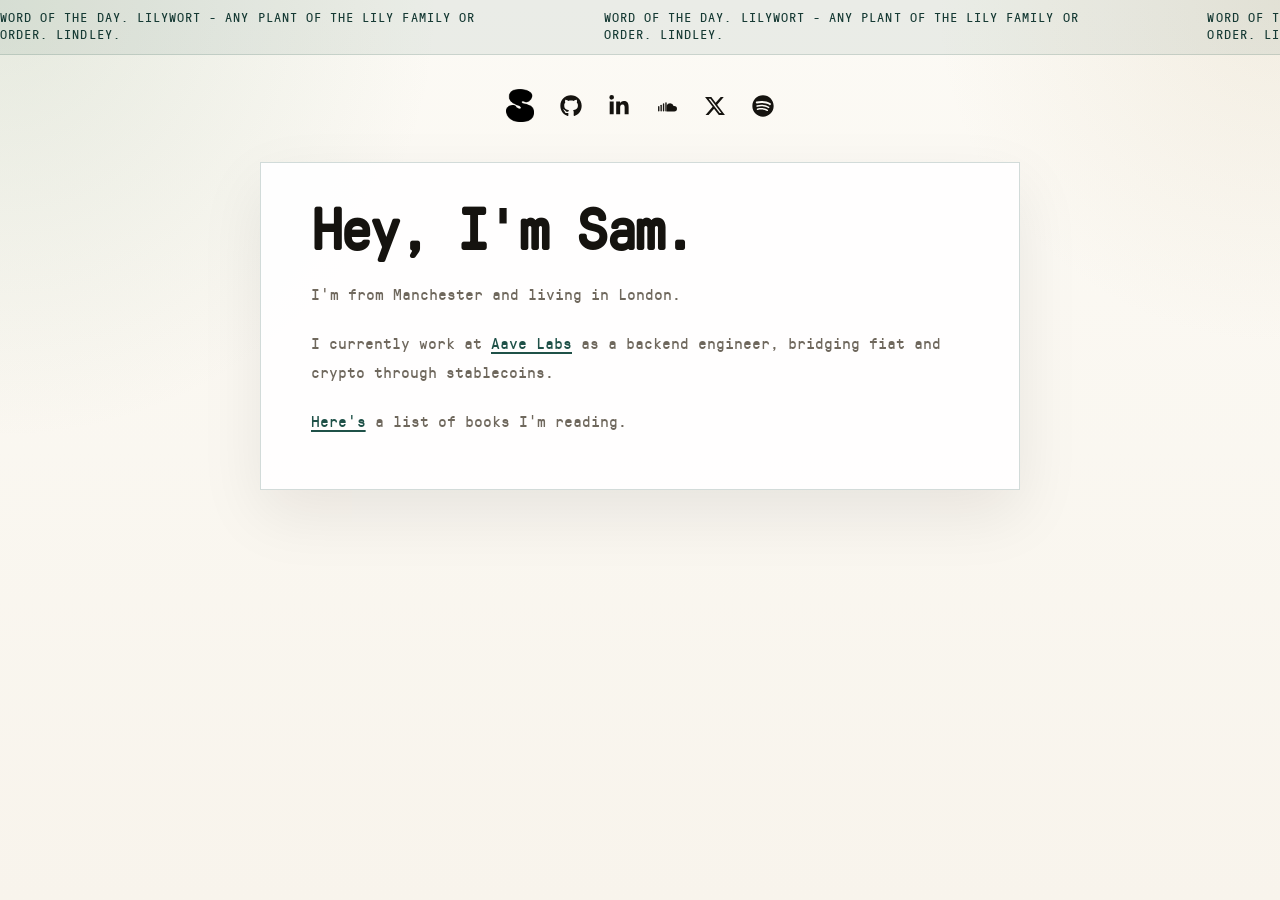
<file: index.html>
<!doctype html>
<html lang="en">
  <head>
    <meta charset="utf-8" />
    <meta name="viewport" content="width=device-width, initial-scale=1" />
    <meta name="theme-color" content="#f5f2e8" />
    <meta
      name="description"
      content="me"
    />
    <link rel="icon" href="/s.ico" />
    <link rel="apple-touch-icon" href="/s.png" />
    <link rel="manifest" href="/manifest.json" />
    <link rel="stylesheet" href="/styles.css" />
    <title>Sam Keshmiri</title>
    <script type="module" src="/src/site.js"></script>
  </head>
  <body>
    <noscript>This site works best with JavaScript enabled.</noscript>
    <div id="app"></div>
  </body>
</html>
</file>
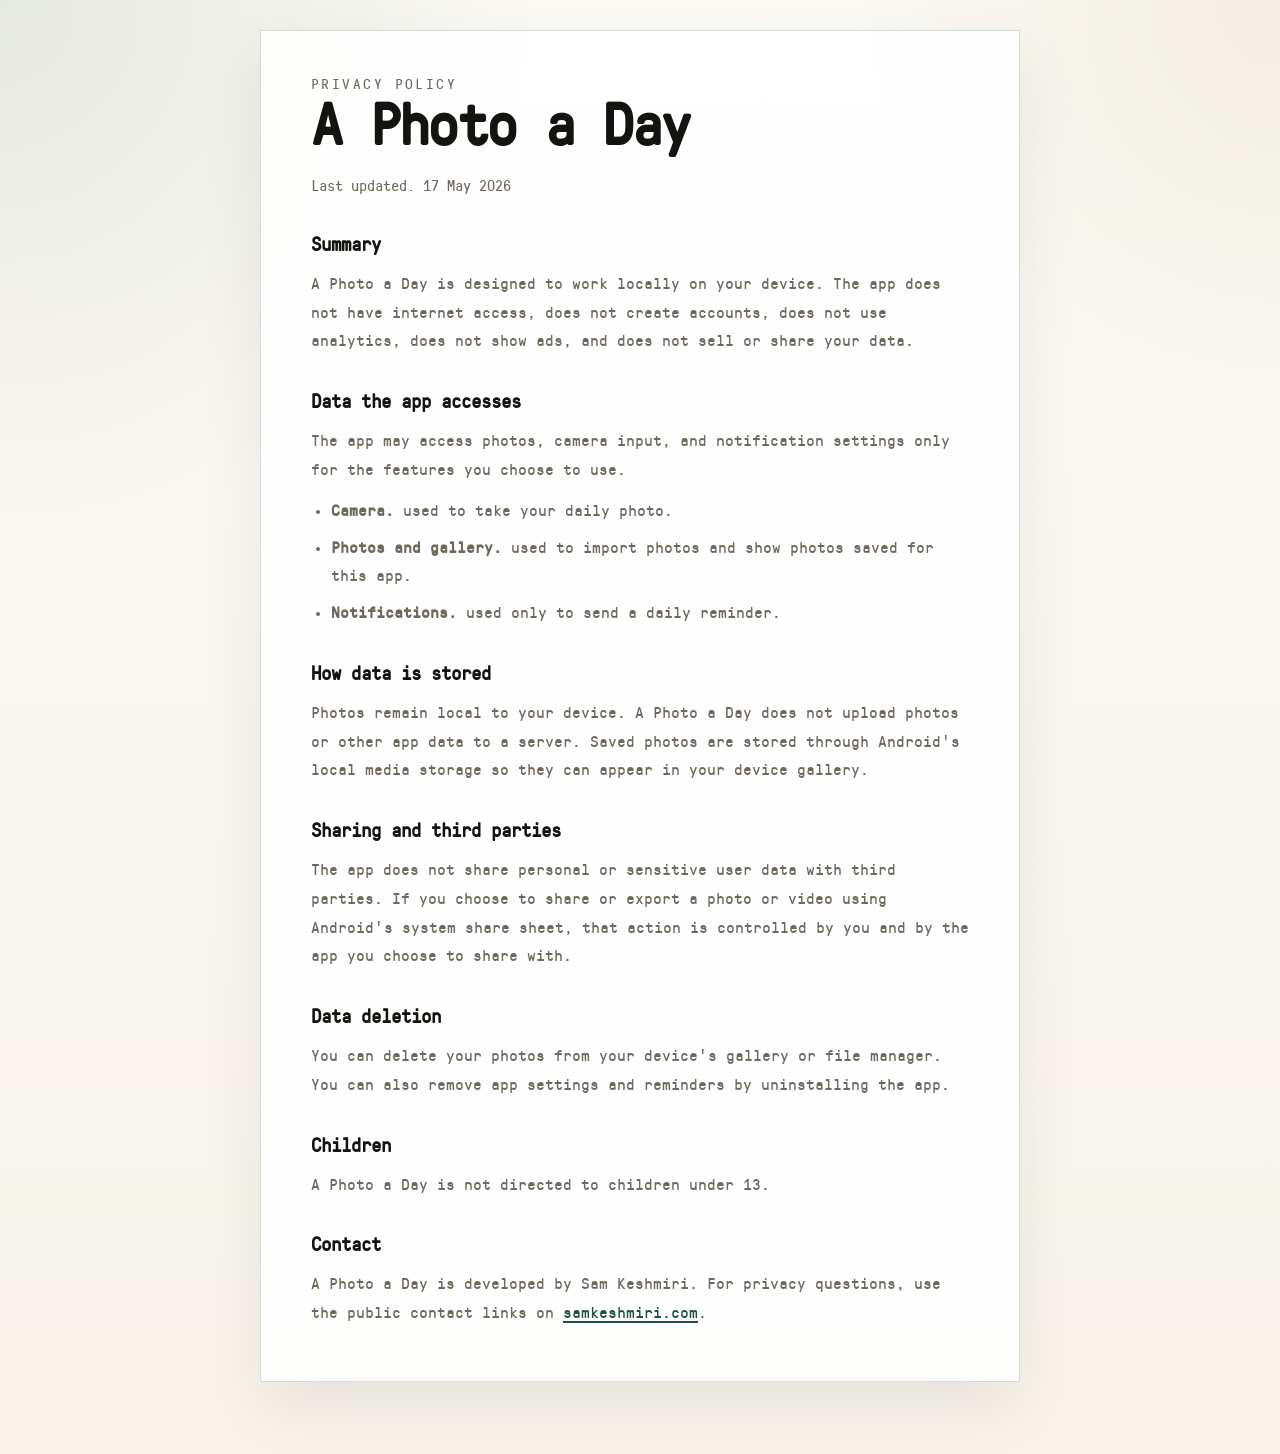
<file: privacy/a-photo-a-day/index.html>
<!doctype html>
<html lang="en">
  <head>
    <meta charset="utf-8" />
    <meta name="viewport" content="width=device-width, initial-scale=1" />
    <meta name="theme-color" content="#f5f2e8" />
    <meta
      name="description"
      content="Privacy policy for A Photo a Day."
    />
    <link rel="icon" href="/s.ico" />
    <link rel="apple-touch-icon" href="/s.png" />
    <link rel="manifest" href="/manifest.json" />
    <link rel="stylesheet" href="/styles.css" />
    <title>A Photo a Day Privacy Policy</title>
  </head>
  <body>
    <div class="page">
      <main class="content-shell">
        <article class="content-card privacy-policy">
          <div class="content-card__body">
            <p class="eyebrow">Privacy policy</p>
            <h1 class="hero__title">A Photo a Day</h1>
            <p class="privacy-policy__updated">Last updated: 17 May 2026</p>

            <section class="privacy-policy__section">
              <h2>Summary</h2>
              <p>
                A Photo a Day is designed to work locally on your device. The app does not
                have internet access, does not create accounts, does not use analytics, does
                not show ads, and does not sell or share your data.
              </p>
            </section>

            <section class="privacy-policy__section">
              <h2>Data the app accesses</h2>
              <p>
                The app may access photos, camera input, and notification settings only for
                the features you choose to use.
              </p>
              <ul>
                <li>
                  <strong>Camera:</strong> used to take your daily photo.
                </li>
                <li>
                  <strong>Photos and gallery:</strong> used to import photos and show photos
                  saved for this app.
                </li>
                <li>
                  <strong>Notifications:</strong> used only to send a daily reminder.
                </li>
              </ul>
            </section>

            <section class="privacy-policy__section">
              <h2>How data is stored</h2>
              <p>
                Photos remain local to your device. A Photo a Day does not upload photos or
                other app data to a server. Saved photos are stored through Android's local
                media storage so they can appear in your device gallery.
              </p>
            </section>

            <section class="privacy-policy__section">
              <h2>Sharing and third parties</h2>
              <p>
                The app does not share personal or sensitive user data with third parties.
                If you choose to share or export a photo or video using Android's system
                share sheet, that action is controlled by you and by the app you choose to
                share with.
              </p>
            </section>

            <section class="privacy-policy__section">
              <h2>Data deletion</h2>
              <p>
                You can delete your photos from your device's gallery or file manager. You
                can also remove app settings and reminders by uninstalling the app.
              </p>
            </section>

            <section class="privacy-policy__section">
              <h2>Children</h2>
              <p>
                A Photo a Day is not directed to children under 13.
              </p>
            </section>

            <section class="privacy-policy__section">
              <h2>Contact</h2>
              <p>
                A Photo a Day is developed by Sam Keshmiri. For privacy questions, use the
                public contact links on <a class="styled-link" href="/">samkeshmiri.com</a>.
              </p>
            </section>
          </div>
        </article>
      </main>
    </div>
  </body>
</html>
</file>
<file: styles.css>
@font-face {
  font-family: "GT Pressura Mono";
  src: url("/static/media/GT-Pressura-Mono-Regular.2320ef8de2a13aa3703b.ttf")
    format("truetype");
  font-display: swap;
}

:root {
  --bg: #f8f4ec;
  --surface: rgba(255, 255, 255, 0.78);
  --surface-strong: rgba(255, 255, 255, 0.92);
  --text: #15130f;
  --muted: #6f685d;
  --line: rgba(21, 19, 15, 0.1);
  --accent: #1f5148;
  --accent-hover: #163a34;
  --shadow: rgba(21, 19, 15, 0.08);
  --serif: "Iowan Old Style", "Palatino Linotype", "Book Antiqua", Georgia, serif;
  --mono: "GT Pressura Mono", "SFMono-Regular", Menlo, Monaco, Consolas, monospace;
}

*,
*::before,
*::after {
  box-sizing: border-box;
}

html {
  scroll-behavior: smooth;
}

body {
  margin: 0;
  min-height: 100vh;
  background:
    radial-gradient(circle at top left, rgba(151, 176, 145, 0.22), transparent 28%),
    radial-gradient(circle at top right, rgba(200, 182, 140, 0.18), transparent 22%),
    linear-gradient(180deg, #fcfaf5 0%, var(--bg) 100%);
  color: var(--text);
  font-family: var(--mono);
  -webkit-font-smoothing: antialiased;
  -moz-osx-font-smoothing: grayscale;
}

img {
  display: block;
  max-width: 100%;
}

a {
  color: inherit;
}

.daily-banner {
  width: 100%;
  border-bottom: 1px solid rgba(31, 81, 72, 0.16);
  background: rgba(31, 81, 72, 0.08);
}

.daily-banner__viewport {
  overflow: hidden;
}

.daily-banner__track {
  display: flex;
  width: max-content;
  animation: daily-banner-scroll 36s linear infinite;
}

.daily-banner__content {
  display: flex;
  align-items: center;
  flex-shrink: 0;
  min-width: max-content;
  padding: 10px 0;
}

.daily-banner__item {
  margin: 0;
  font-size: 0.82rem;
  letter-spacing: 0.08em;
  text-transform: uppercase;
}

.daily-banner__item {
  color: var(--accent-hover);
}

.daily-banner__spacer {
  flex: 0 0 6rem;
}

.page {
  max-width: 980px;
  margin: 0 auto;
  padding: 30px 24px 72px;
}

.site-header {
  display: flex;
  align-items: center;
  justify-content: center;
  gap: 18px;
  padding-bottom: 36px;
}

.site-header__link {
  display: inline-flex;
  align-items: center;
  justify-content: center;
  padding: 4px;
  background: transparent;
  text-decoration: none;
  transition:
    transform 180ms ease,
    filter 180ms ease;
}

.site-header__link:hover,
.site-header__link:focus-visible {
  transform: translateY(-2px);
  filter: drop-shadow(0 10px 12px rgba(21, 19, 15, 0.22));
}

.site-header__link:focus-visible,
.styled-link:focus-visible {
  outline: 2px solid rgba(31, 81, 72, 0.35);
  outline-offset: 4px;
}

.site-header__link svg {
  width: 22px;
  height: 22px;
  fill: currentColor;
}

.site-header__image--home {
  width: 28px;
}

.site-header__image--lens {
  width: 32px;
}

.content-shell {
  display: flex;
  justify-content: center;
}

.content-card {
  width: min(100%, 760px);
  background: var(--surface-strong);
  border: 1px solid rgba(31, 81, 72, 0.2);
  box-shadow: 0 24px 60px var(--shadow);
}

.content-card__body {
  padding: 46px 50px 52px;
}

.content-card__body--books {
  padding-top: 26px;
}

.hero {
  display: grid;
  gap: 20px;
}

.eyebrow {
  margin: 0;
  color: var(--muted);
  font-size: 0.85rem;
  letter-spacing: 0.18em;
  text-transform: uppercase;
}

.hero__title,
.section-heading__title {
  margin: 0;
  font-family: var(--mono);
  font-weight: 700;
  letter-spacing: -0.05em;
}

.hero__title {
  font-size: clamp(2rem, 4.6vw, 3.6rem);
  line-height: 0.92;
}

.hero__lede,
.section-heading__body,
.site-footer {
  margin: 0;
  color: var(--muted);
  font-size: 1rem;
  line-height: 1.8;
}

.hero__lede {
  max-width: 42rem;
}

.hero__links {
  margin: 0;
  color: var(--muted);
  font-size: 1rem;
  line-height: 1.8;
}

.hero__page-link {
  font-size: inherit;
}

.styled-link {
  color: var(--accent);
  text-decoration-thickness: 1.5px;
  text-underline-offset: 0.18em;
}

.styled-link:hover {
  color: var(--accent-hover);
}

.section {
  padding-top: 0;
  border-top: none;
}

.section--books {
  display: grid;
}

.section-heading {
  display: flex;
  align-items: end;
  justify-content: space-between;
  gap: 24px;
  margin-bottom: 24px;
}

.section-heading__title {
  margin-top: 10px;
  font-size: clamp(2.2rem, 5vw, 3.6rem);
  line-height: 0.94;
}

.section-heading__body {
  max-width: 30rem;
}

.empty-state {
  margin: 0;
  color: var(--muted);
  font-size: 1rem;
  line-height: 1.8;
}

.reading-list {
  max-width: none;
  margin: 0;
  padding: 0;
  list-style: none;
}

.reading-list__item {
  border-bottom: 1px solid var(--line);
}

.reading-list__item:last-child {
  border-bottom: none;
}

.reading-list__link {
  display: flex;
  align-items: flex-start;
  justify-content: space-between;
  gap: 18px;
  padding: 16px 0 18px;
  text-decoration: none;
  transform-origin: left center;
  transition:
    transform 180ms ease,
    color 180ms ease;
}

.reading-list__copy {
  min-width: 0;
  flex: 1;
}

.reading-list__link:hover,
.reading-list__link:focus-visible {
  transform: scale(1.015);
}

.reading-list__link:focus-visible {
  outline: 2px solid rgba(31, 81, 72, 0.35);
  outline-offset: 6px;
}

.reading-list__title {
  margin: 0;
  font-size: 1.15rem;
  font-weight: 400;
  line-height: 1.5;
}

.reading-list__meta {
  margin: 0;
  padding-top: 2px;
  color: var(--muted);
  font-size: 0.9rem;
  line-height: 1.6;
}

.reading-list__cover {
  width: 48px;
  height: auto;
  flex-shrink: 0;
  border-radius: 4px;
  box-shadow: 0 10px 24px rgba(12, 28, 22, 0.12);
}

.site-footer {
  margin-top: 72px;
  padding-top: 22px;
  border-top: 1px solid var(--line);
}

.privacy-policy .hero__title {
  margin-top: 10px;
}

.privacy-policy__updated {
  margin: 18px 0 0;
  color: var(--muted);
  font-size: 0.92rem;
  line-height: 1.7;
}

.privacy-policy__section {
  margin-top: 34px;
}

.privacy-policy__section h2 {
  margin: 0 0 10px;
  font-size: 1.2rem;
  line-height: 1.4;
}

.privacy-policy__section p,
.privacy-policy__section li {
  color: var(--muted);
  font-size: 1rem;
  line-height: 1.8;
}

.privacy-policy__section p {
  margin: 0;
}

.privacy-policy__section ul {
  margin: 12px 0 0;
  padding-left: 1.25rem;
}

.privacy-policy__section li + li {
  margin-top: 8px;
}

@media (max-width: 820px) {
  .section-heading {
    display: grid;
  }
}

@media (max-width: 720px) {
  .page {
    padding: 24px 20px 56px;
  }

  .daily-banner__item {
    font-size: 0.74rem;
    letter-spacing: 0.06em;
  }

  .site-header {
    gap: 14px;
    padding-bottom: 38px;
  }

  .content-card__body {
    padding: 32px 24px 36px;
  }

  .content-card__body--books {
    padding-top: 18px;
  }

  .reading-list__item {
    padding: 0;
  }

  .reading-list__link {
    padding: 14px 0 16px;
  }

  .reading-list__cover {
    width: 42px;
  }
}

@media (prefers-reduced-motion: reduce) {
  html {
    scroll-behavior: auto;
  }

  .site-header__link,
  .reading-list__link {
    transition: none;
  }
}

@media (prefers-reduced-motion: reduce) and (min-width: 721px) {
  .daily-banner__viewport {
    overflow-x: auto;
  }

  .daily-banner__track {
    animation: none;
  }

  .daily-banner__content[aria-hidden="true"] {
    display: none;
  }

  .daily-banner__spacer--loop-boundary {
    display: none;
  }
}

@keyframes daily-banner-scroll {
  from {
    transform: translateX(0);
  }

  to {
    transform: translateX(-50%);
  }
}
</file>
